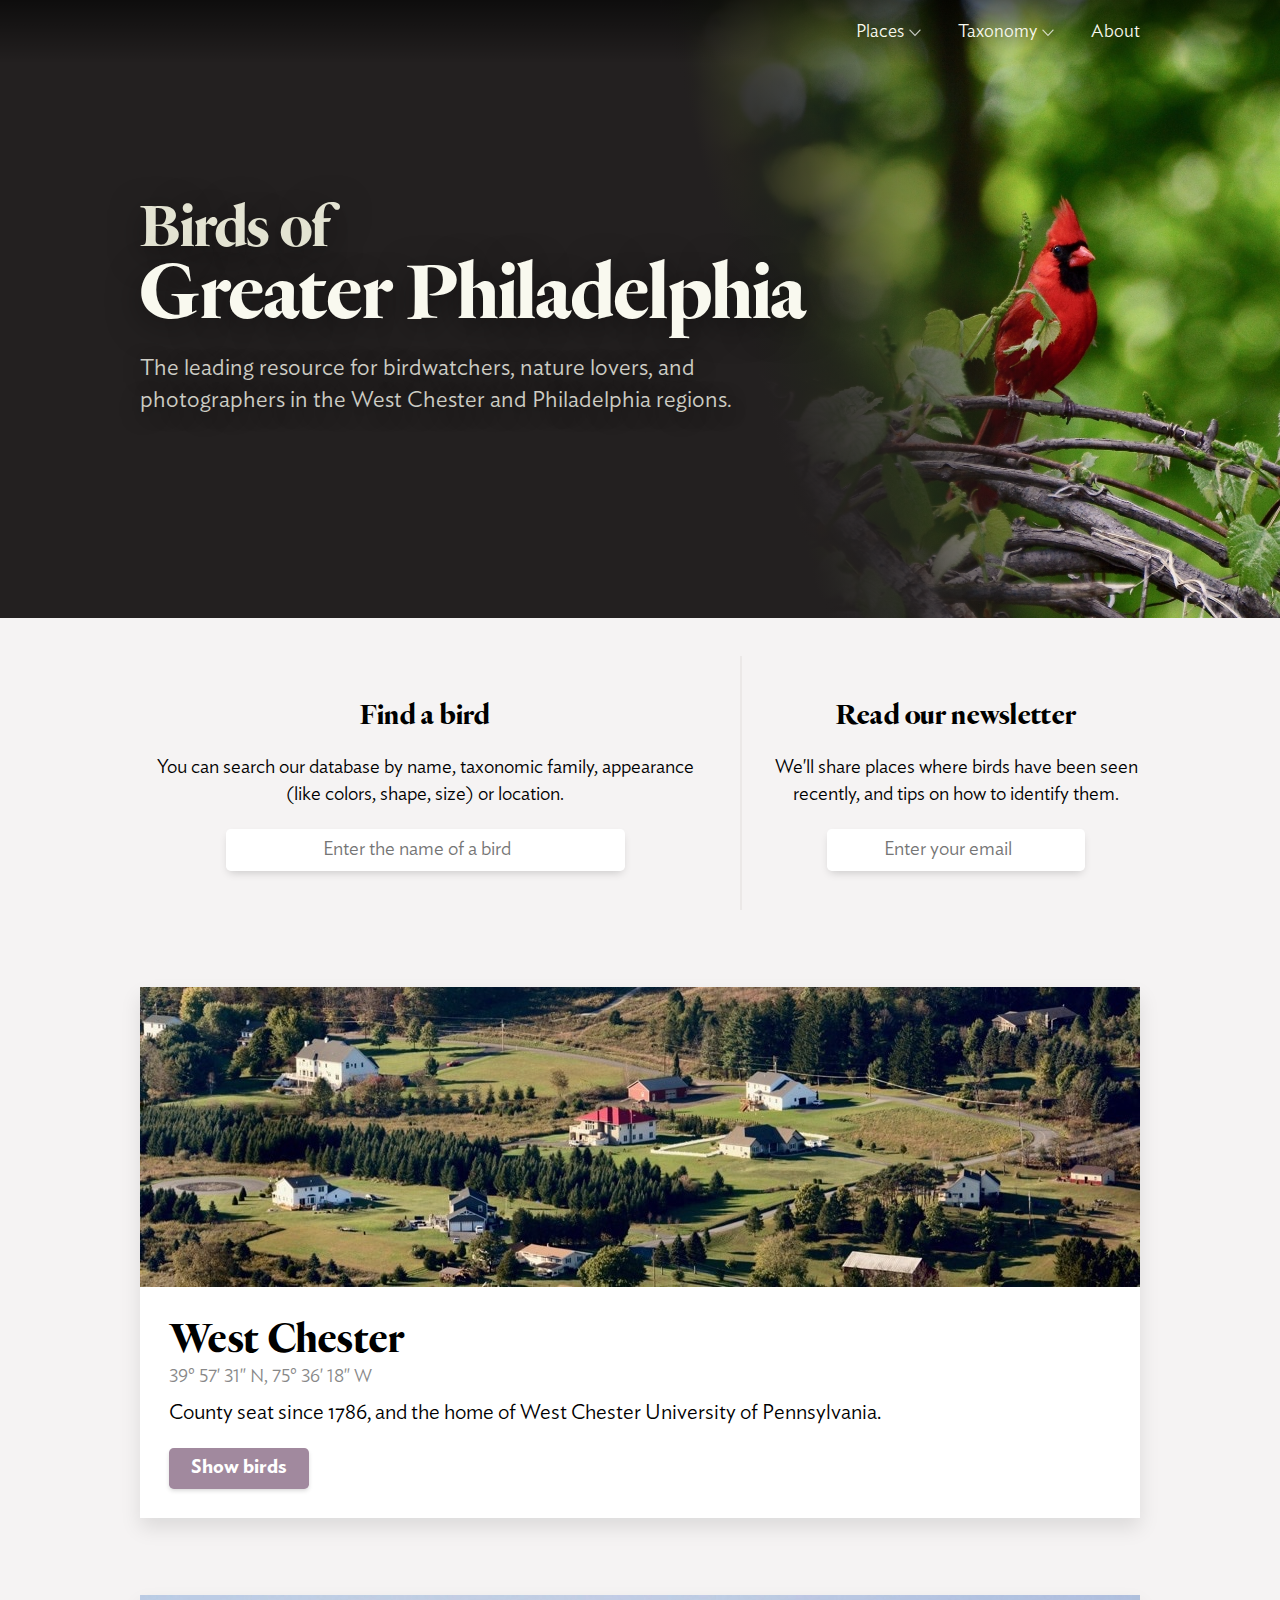
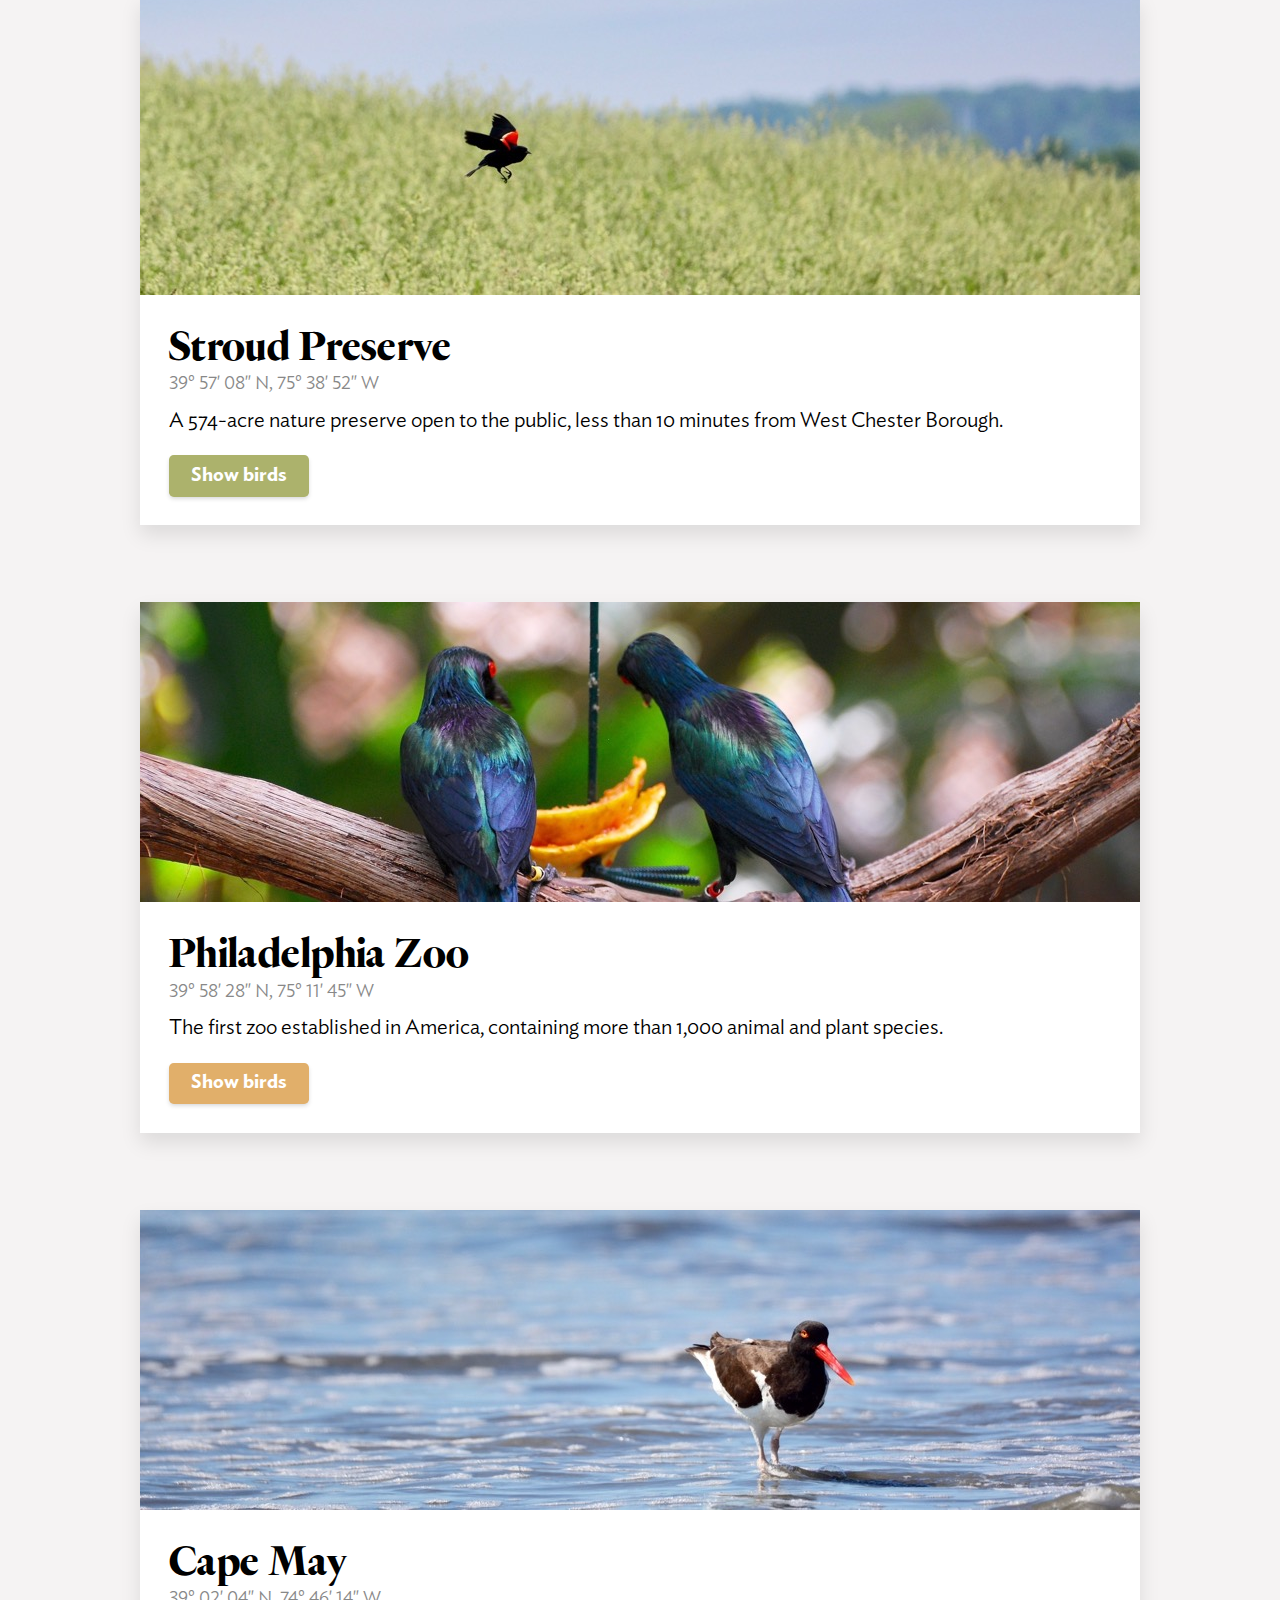
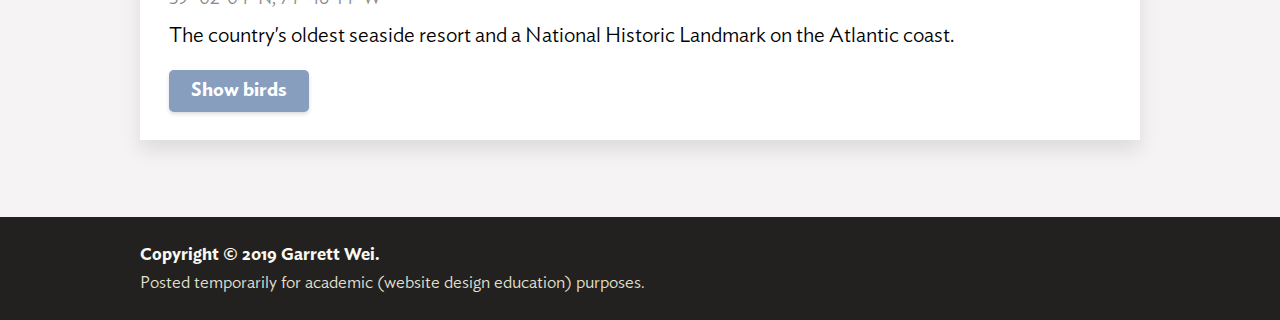
<file: index.html>
<!DOCTYPE html>
<html lang="en" dir="ltr">

<head>
    <meta charset="utf-8">
    <meta http-equiv="X-UA-Compatible" content="IE=edge">
    <meta name="viewport" content="width=device-width, initial-scale=1">
    <title>Birds of Greater Philadelphia</title>
    <link rel="stylesheet" href="styles/normalizeR.css">
    <link rel="stylesheet" href="styles/homepage.css">
</head>

<body>
    <nav>
        <div class="width-container">
            <ul class="nav-links">
                <li><a href="#0">Places<img class="nav-arrow" src="images/dropdown-arrow.png" srcset="images/dropdown-arrow@2x.png 2x" width="13" height="8" alt=""></a>
                    <ul class="nav-sublinks">
                        <li><a href="#west-chester">West Chester</a></li>
                        <li><a href="#stroud-preserve">Stroud Preserve</a></li>
                        <li><a href="#philadelphia-zoo">Philadelphia Zoo</a></li>
                        <li><a href="#cape-may">Cape May</a></li>
                    </ul>
                </li>
                <li><a href="#0">Taxonomy<img class="nav-arrow" src="images/dropdown-arrow.png" srcset="images/dropdown-arrow@2x.png 2x" width="13" height="8" alt=""></a>
                    <ul class="nav-sublinks">
                        <li><a href="#0">Chickadees</a></li>
                        <li><a href="#0">Crows and Jays</a></li>
                        <li><a href="#0">Hawks and Falcons</a></li>
                        <li><a href="#0">Shorebirds</a></li>
                        <li><a href="#0">Swallows and Swifts</a></li>
                        <li><a href="#0">Wrens and Thrushes</a></li>
                    </ul>
                </li>
                <li><a href="#">About</a></li>
            </ul>
            <button class="nav-button">Menu</button>
        </div>
    </nav>
    <header>
        <div class="width-container">
            <h1>
                <span class="title-small">Birds of</span><br />
                <span class="title-large">Greater Philadelphia</span>
            </h1>
            <p>The leading resource for birdwatchers, nature lovers, and photographers in the West Chester and Philadelphia regions.</p>
        </div>
    </header>
    <main class="width-container clearfix">
        <section class="intro clearfix">
            <div class="bird-search">
                <h2>Find a bird</h2>
                <p>You can search our database by name, taxonomic family, appearance (like colors, shape, size) or location.</p>
                <input type="search" placeholder="Enter the name of a bird">
            </div>
            <div class="newsletter">
                <h2>Read our newsletter</h2>
                <p>We'll share places where birds have been seen recently, and tips on how to identify them.</p>
                <input type="search" placeholder="Enter your email">
            </div>
        </section>
        <section class="place" id="west-chester">
            <img class="place-image" src="images/west-chester.jpg" srcset="images/west-chester@2x.jpg 2x" alt="A view of the West Chester countryside">
            <h2>West Chester</h2>
            <p class="coordinates"><a href="https://goo.gl/maps/bNjWmELgCeQ2uqHR8/" target="_blank">39° 57' 31" N, 75° 36' 18" W</a></p>
            <p>County seat since 1786, and the home of West Chester University of Pennsylvania.</p>
            <button class="west-chester-birds" onclick="toggleBirds()">Show birds</button>
            <ul class="bird-section section-closed west-chester-birds">
                <li class="bird">
                    <a href="subpages/american_robin_(shell).html">
                        <img class="bird-image" src="images/thumbs/American_robin.jpg" srcset="images/thumbs/American_robin@2x.jpg 2x" alt="">
                        <p class="bird-name">American robin</p>
                    </a>
                </li>
                <li class="bird">
                    <a href="subpages/black_capped_chickadee.html">
                        <img class="bird-image" src="images/thumbs/Black-capped_chickadee.jpg" srcset="images/thumbs/Black-capped_chickadee@2x.jpg 2x" alt="">
                        <p class="bird-name">Black-capped chickadee</p>
                    </a>
                </li>
                <li class="bird">
                    <a href="#0">
                        <img class="bird-image" src="images/thumbs/Northern_cardinal.jpg" srcset="images/thumbs/Northern_cardinal@2x.jpg 2x" alt="">
                        <p class="bird-name">Northern cardinal</p>
                    </a>
                </li>
                <li class="bird">
                    <a href="#0">
                        <img class="bird-image" src="images/thumbs/Pileated_woodpecker.jpg" srcset="images/thumbs/Pileated_woodpecker@2x.jpg 2x" alt="">
                        <p class="bird-name">Pileated woodpecker</p>
                    </a>
                </li>
            </ul>
        </section>
        <section class="place" id="stroud-preserve">
            <img class="place-image" src="images/stroud-preserve.jpg" srcset="images/stroud-preserve@2x.jpg 2x" alt="A red-winged blackbird flying across a field at Stroud Preserve">
            <h2>Stroud Preserve</h2>
            <p class="coordinates"><a href="https://goo.gl/maps/a2gfgPLac7mVmUce6/" target="_blank">39° 57' 08" N, 75° 38' 52" W</a></p>
            <p>A 574-acre nature preserve open to the public, less than 10 minutes from West Chester Borough.</p>
            <button class="stroud-preserve-birds" onclick="toggleBirds()">Show birds</button>
            <ul class="bird-section section-closed stroud-preserve-birds">
                <li class="bird">
                    <a href="#0">
                        <img class="bird-image" src="images/thumbs/Cedar_waxwing.jpg" srcset="images/thumbs/Cedar_waxwing@2x.jpg 2x" alt="">
                        <p class="bird-name">Cedar waxwing</p>
                    </a>
                </li>
                <li class="bird">
                    <a href="#0">
                        <img class="bird-image" src="images/thumbs/Red-bellied_woodpecker.jpg" srcset="images/thumbs/Red-bellied_woodpecker@2x.jpg 2x" alt="">
                        <p class="bird-name">Red-bellied woodpecker</p>
                    </a>
                </li>
                <li class="bird">
                    <a href="#0">
                        <img class="bird-image" src="images/thumbs/Red-winged_blackbird.jpg" srcset="images/thumbs/Red-winged_blackbird@2x.jpg 2x" alt="">
                        <p class="bird-name">Red-winged blackbird</p>
                    </a>
                </li>
                <li class="bird">
                    <a href="#0">
                        <img class="bird-image" src="images/thumbs/Tree_swallow.jpg" srcset="images/thumbs/Tree_swallow@2x.jpg 2x" alt="">
                        <p class="bird-name">Tree swallow</p>
                    </a>
                </li>
            </ul>
        </section>
        <section class="place" id="philadelphia-zoo">
            <img class="place-image" src="images/philadelphia-zoo.jpg" srcset="images/philadelphia-zoo@2x.jpg 2x" alt="Two metallic starlings during feeding time at the Philadelphia Zoo">
            <h2>Philadelphia Zoo</h2>
            <p class="coordinates"><a href="https://goo.gl/maps/aLcS7LHhNsi3KtCt9/" target="_blank">39° 58' 28" N, 75° 11' 45" W</a></p>
            <p>The first zoo established in America, containing more than 1,000 animal and plant species.</p>
            <button class="philadelphia-zoo-birds" onclick="toggleBirds()">Show birds</button>
            <ul class="bird-section section-closed philadelphia-zoo-birds">
                <li class="bird">
                    <a href="#0">
                        <img class="bird-image" src="images/thumbs/Bald_eagle.jpg" srcset="images/thumbs/Bald_eagle@2x.jpg 2x" alt="">
                        <p class="bird-name">Bald eagle</p>
                    </a>
                </li>
                <li class="bird">
                    <a href="#0">
                        <img class="bird-image" src="images/thumbs/Golden_pheasant.jpg" srcset="images/thumbs/Golden_pheasant@2x.jpg 2x" alt="">
                        <p class="bird-name">Golden pheasant</p>
                    </a>
                </li>
                <li class="bird">
                    <a href="#0">
                        <img class="bird-image" src="images/thumbs/Lady_Amherst's_pheasant.jpg" srcset="images/thumbs/Lady_Amherst's_pheasant@2x.jpg 2x" alt="">
                        <p class="bird-name">Lady Amherst's pheasant</p>
                    </a>
                </li>
                <li class="bird">
                    <a href="#0">
                        <img class="bird-image" src="images/thumbs/Red-whiskered_bulbul.jpg" srcset="images/thumbs/Red-whiskered_bulbul@2x.jpg 2x" alt="">
                        <p class="bird-name">Red-whiskered bulbul</p>
                    </a>
                </li>
            </ul>
        </section>
        <section class="place" id="cape-may">
            <img class="place-image" src="images/cape-may.jpg" srcset="images/cape-may@2x.jpg 2x" alt="An American oystercatcher in the waves at Cape May">
            <h2>Cape May</h2>
            <p class="coordinates"><a href="https://goo.gl/maps/CJuSip1YzhUyEiry8/" target="_blank">39° 02' 04" N, 74° 46' 14" W</a></p>
            <p>The country's oldest seaside resort and a National Historic Landmark on the Atlantic coast.</p>
            <button class="cape-may-birds" onclick="toggleBirds()">Show birds</button>
            <ul class="bird-section section-closed cape-may-birds">
                <li class="bird">
                    <a href="subpages/american_oystercatcher.html">
                        <img class="bird-image" src="images/thumbs/American_oystercatcher.jpg" srcset="images/thumbs/American_oystercatcher@2x.jpg 2x" alt="">
                        <p class="bird-name">American oystercatcher</p>
                    </a>
                </li>
                <li class="bird">
                    <a href="#0">
                        <img class="bird-image" src="images/thumbs/Forster's_tern.jpg" srcset="images/thumbs/Forster's_tern@2x.jpg 2x" alt="">
                        <p class="bird-name">Forster's tern</p>
                    </a>
                </li>
                <li class="bird">
                    <a href="#0">
                        <img class="bird-image" src="images/thumbs/Great_egret.jpg" srcset="images/thumbs/Great_egret@2x.jpg 2x" alt="">
                        <p class="bird-name">Great egret</p>
                    </a>
                </li>
                <li class="bird">
                    <a href="subpages/mute_swan_(shell).html">
                        <img class="bird-image" src="images/thumbs/Mute_swan.jpg" srcset="images/thumbs/Mute_swan@2x.jpg 2x" alt="">
                        <p class="bird-name">Mute swan</p>
                    </a>
                </li>
            </ul>
        </section>
    </main>
    <footer>
        <div class="width-container">
            <div class="footer-copyright">Copyright &copy; 2019 Garrett Wei.</div>
            <div class="footer-note">Posted temporarily for academic (website design education) purposes.</div>
        </div>
    </footer>

    <!-- load script -->
    <script type="text/javascript" src="js/toggleBirds.js"></script>
</body>


</html>
</file>
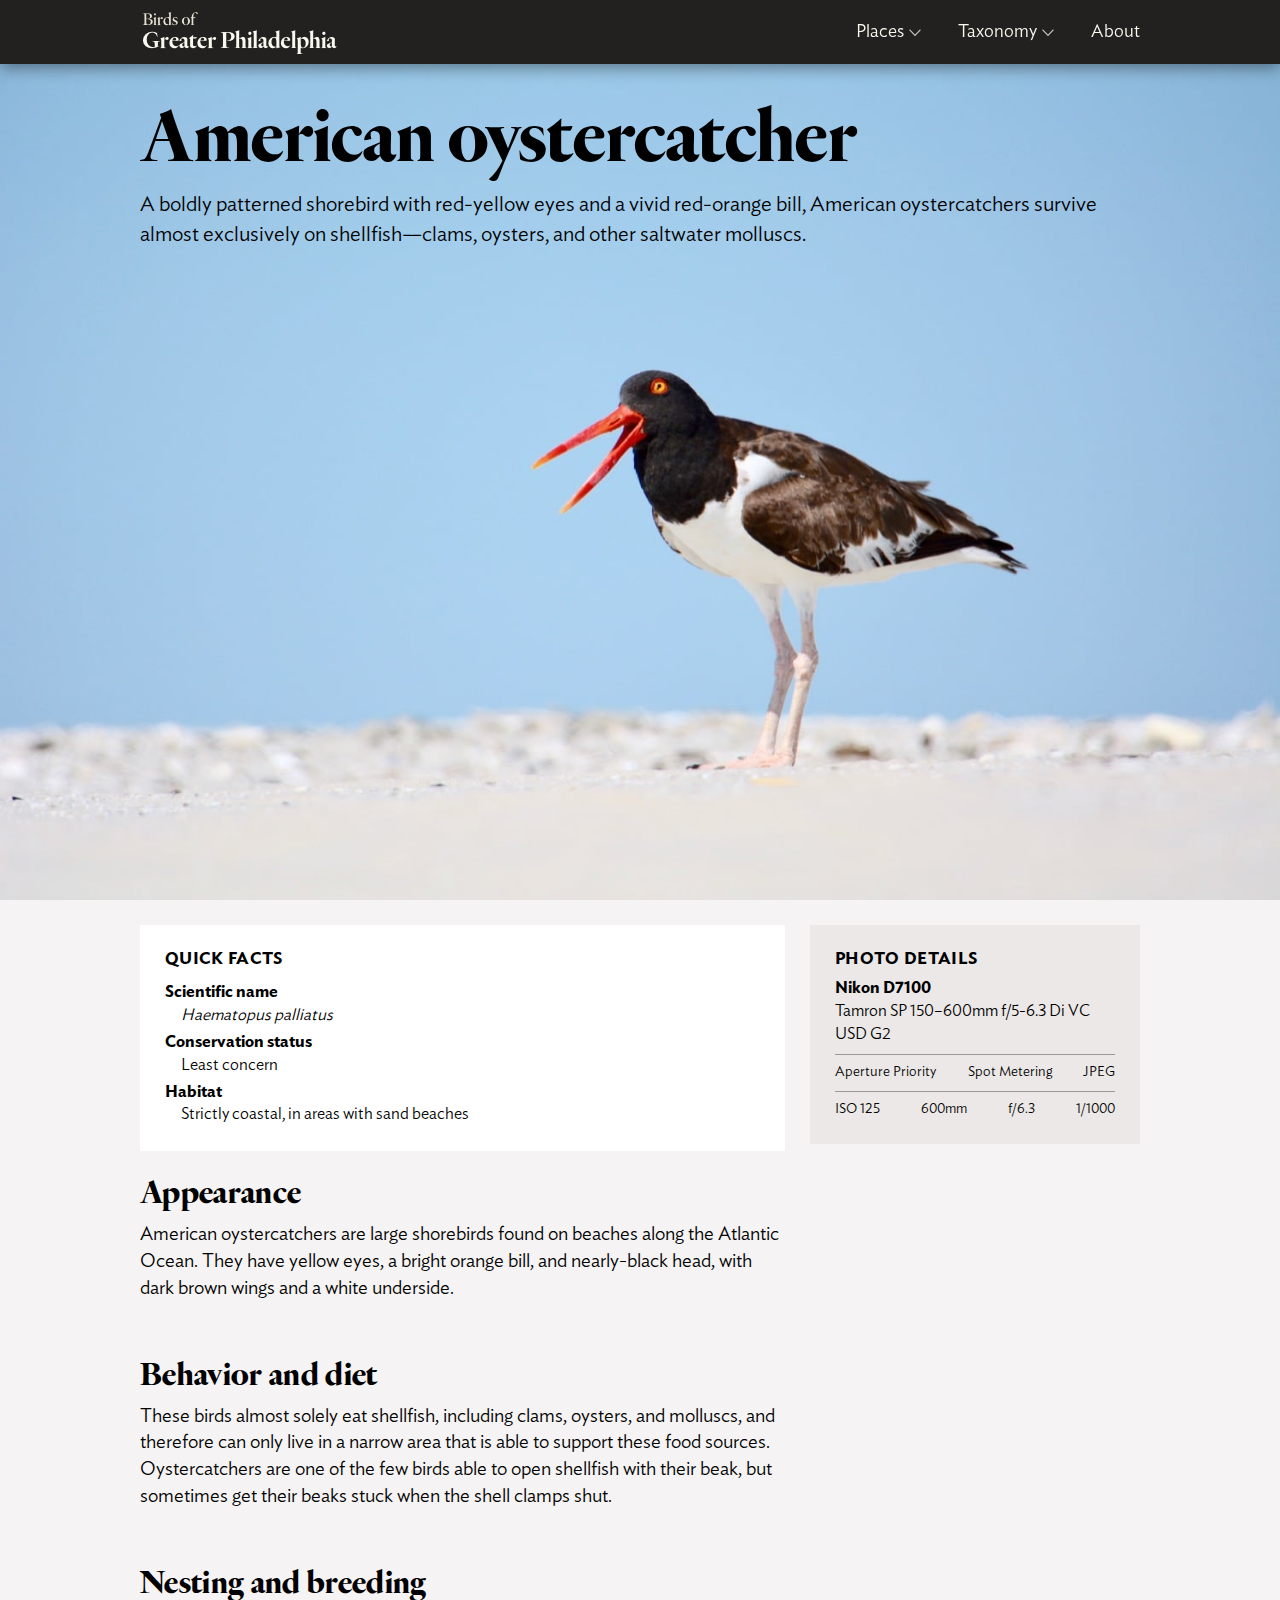
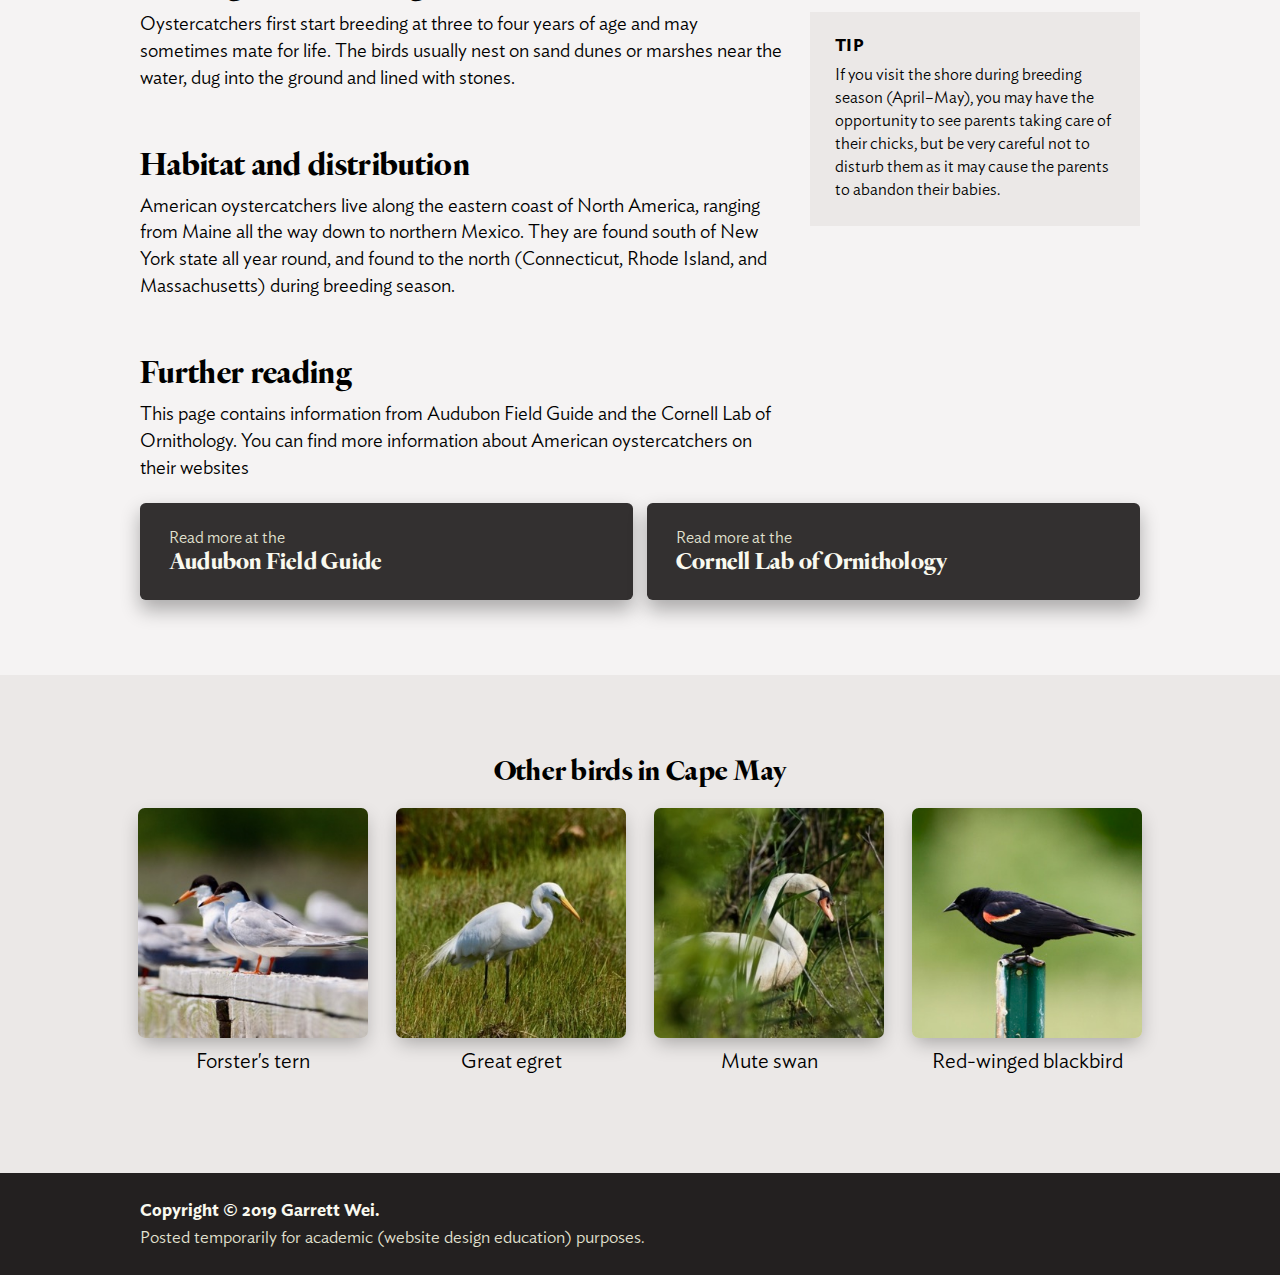
<file: subpages/american_oystercatcher.html>
<!DOCTYPE html>
<html lang="en" dir="ltr">

<head>
    <meta charset="utf-8">
    <meta http-equiv="X-UA-Compatible" content="IE=edge">
    <meta name="viewport" content="width=device-width, initial-scale=1">
    <title>American oystercatcher – Birds of Greater Philadelphia</title>
    <link rel="stylesheet" href="../styles/normalizeR.css">
    <link rel="stylesheet" href="../styles/subpage.css">
</head>

<body>
    <nav>
        <div class="width-container">
            <a class="nav-logo" href="../index.html">
                <img src="../images/logo.png" srcset="../images/logo@2x.png 2x" width="200" height="50" alt="Home page">
            </a>
            <ul class="nav-links">
                <li><a href="#0">Places<img class="nav-arrow" src="../images/dropdown-arrow.png" srcset="../images/dropdown-arrow@2x.png 2x" width="13" height="8" alt=""></a>
                    <ul class="nav-sublinks">
                        <li><a href="../index.html#west-chester">West Chester</a></li>
                        <li><a href="../index.html#stroud-preserve">Stroud Preserve</a></li>
                        <li><a href="../index.html#philadelphia-zoo">Philadelphia Zoo</a></li>
                        <li><a href="../index.html#cape-may">Cape May</a></li>
                    </ul>
                </li>
                <li><a href="#0">Taxonomy<img class="nav-arrow" src="../images/dropdown-arrow.png" srcset="../images/dropdown-arrow@2x.png 2x" width="13" height="8" alt=""></a>
                    <ul class="nav-sublinks">
                        <li><a href="#0">Chickadees</a></li>
                        <li><a href="#0">Crows and Jays</a></li>
                        <li><a href="#0">Hawks and Falcons</a></li>
                        <li><a href="#0">Shorebirds</a></li>
                        <li><a href="#0">Swallows and Swifts</a></li>
                        <li><a href="#0">Wrens and Thrushes</a></li>
                    </ul>
                </li>
                <li><a href="#">About</a></li>
            </ul>
            <button class="nav-button">Menu</button>
        </div>
    </nav>
    <main>
        <header>
            <img class="hero-image" src="../images/full/American_oystercatcher.jpg" srcset="../images/full/American_oystercatcher@2x.jpg 2x" alt="American oystercatcher at the shore in Cape May, New Jersey">
            <div class="hero-text width-container">
                <h1 class="hero-name">American oystercatcher</h1>
                <p class="hero-description">A boldly patterned shorebird with red-yellow eyes and a vivid red-orange bill, American oystercatchers survive almost exclusively on shellfish—clams, oysters, and other saltwater molluscs.</p>
            </div>
        </header>
        <article class="width-container">
            <div class="quick-facts left-column">
                <h3>Quick facts</h3>
                <dl>
                    <dt>Scientific name</dt>
                    <dd><i>Haematopus palliatus</i></dd>
                    <dt>Conservation status</dt>
                    <dd>Least concern</dd>
                    <dt>Habitat</dt>
                    <dd>Strictly coastal, in areas with sand beaches</dd>
                </dl>
            </div>
            <aside class="right-column" style="font-variant-numeric: lining-nums">
                <h3>Photo details</h3>
                <p style="font-weight: bold">Nikon D7100</p>
                <p>Tamron SP 150–600mm f/5-6.3 Di VC USD G2</p>
                <hr>
                <p class="exif">
                    <span>Aperture Priority</span>
                    <span>Spot Metering</span>
                    <span>JPEG</span>
                </p>
                <hr>
                <p class="exif">
                    <span>ISO 125</span>
                    <span>600mm</span>
                    <span>f/6.3</span>
                    <span>1/1000</span>
                </p>
            </aside>
            <h2 class="left-column" style="clear: left">Appearance</h2>
            <p class="left-column">American oystercatchers are large shorebirds found on beaches along the Atlantic Ocean. They have yellow eyes, a bright orange bill, and nearly-black head, with dark brown wings and a white underside.</p>
            <h2 class="left-column">Behavior and diet</h2>
            <p class="left-column">These birds almost solely eat shellfish, including clams, oysters, and molluscs, and therefore can only live in a narrow area that is able to support these food sources. Oystercatchers are one of the few birds able to open shellfish with their beak, but sometimes get their beaks stuck when the shell clamps shut.</p>
            <h2 class="left-column">Nesting and breeding</h2>
            <aside class="right-column">
                <h3>Tip</h3>
                <p>If you visit the shore during breeding season (April–May), you may have the opportunity to see parents taking care of their chicks, but be very careful not to disturb them as it may cause the parents to abandon their babies.</p>
            </aside>
            <p class="left-column">Oystercatchers first start breeding at three to four years of age and may sometimes mate for life. The birds usually nest on sand dunes or marshes near the water, dug into the ground and lined with stones.</p>
            <h2 class="left-column">Habitat and distribution</h2>
            <p class="left-column">American oystercatchers live along the eastern coast of North America, ranging from Maine all the way down to northern Mexico. They are found south of New York state all year round, and found to the north (Connecticut, Rhode Island, and Massachusetts) during breeding season.</p>
            <h2 class="left-column">Further reading</h2>
            <p class="left-column">This page contains information from Audubon Field Guide and the Cornell Lab of Ornithology. You can find more information about American oystercatchers on their websites</p>
            <div class="further-reading">
                <a class="site" href="https://www.audubon.org/field-guide/bird/american-oystercatcher" target="_blank">
                    <div class="read-more">Read more at the</div>
                    <h3>Audubon Field Guide</h3>
                </a>
                <a class="site" href="https://www.allaboutbirds.org/guide/American_Oystercatcher" target="_blank">
                    <div class="read-more">Read more at the</div>
                    <h3>Cornell Lab of Ornithology</h3>
                </a>
            </div>
        </article>
        <section class="related-birds">
            <h2>Other birds in Cape May</h2>
            <ul class="related-row">
                <li class="related-bird">
                    <a href="#0">
                        <img class="related-image" src="../images/thumbs/Forster's_tern.jpg" srcset="../images/thumbs/Forster's_tern@2x.jpg 2x" alt="">
                        <p class="related-name">Forster's tern</p>
                    </a>
                </li>
                <li class="related-bird">
                    <a href="#0">
                        <img class="related-image" src="../images/thumbs/Great_egret.jpg" srcset="../images/thumbs/Great_egret@2x.jpg 2x" alt="">
                        <p class="related-name">Great egret</p>
                    </a>
                </li>
                <li class="row-break"></li>
                <li class="related-bird">
                    <a href="#0">
                        <img class="related-image" src="../images/thumbs/Mute_swan.jpg" srcset="../images/thumbs/Mute_swan@2x.jpg 2x" alt="">
                        <p class="related-name">Mute swan</p>
                    </a>
                </li>
                <li class="related-bird">
                    <a href="#0">
                        <img class="related-image" src="../images/thumbs/Red-winged_blackbird.jpg" srcset="../images/thumbs/Red-winged_blackbird@2x.jpg 2x" alt="">
                        <p class="related-name">Red-winged blackbird</p>
                    </a>
                </li>
            </ul>
        </section>
    </main>
    <footer>
        <div class="width-container">
            <div class="footer-copyright">Copyright &copy; 2019 Garrett Wei.</div>
            <div class="footer-note">Posted temporarily for academic (website design education) purposes.</div>
        </div>
    </footer>
</body>

</html>
</file>
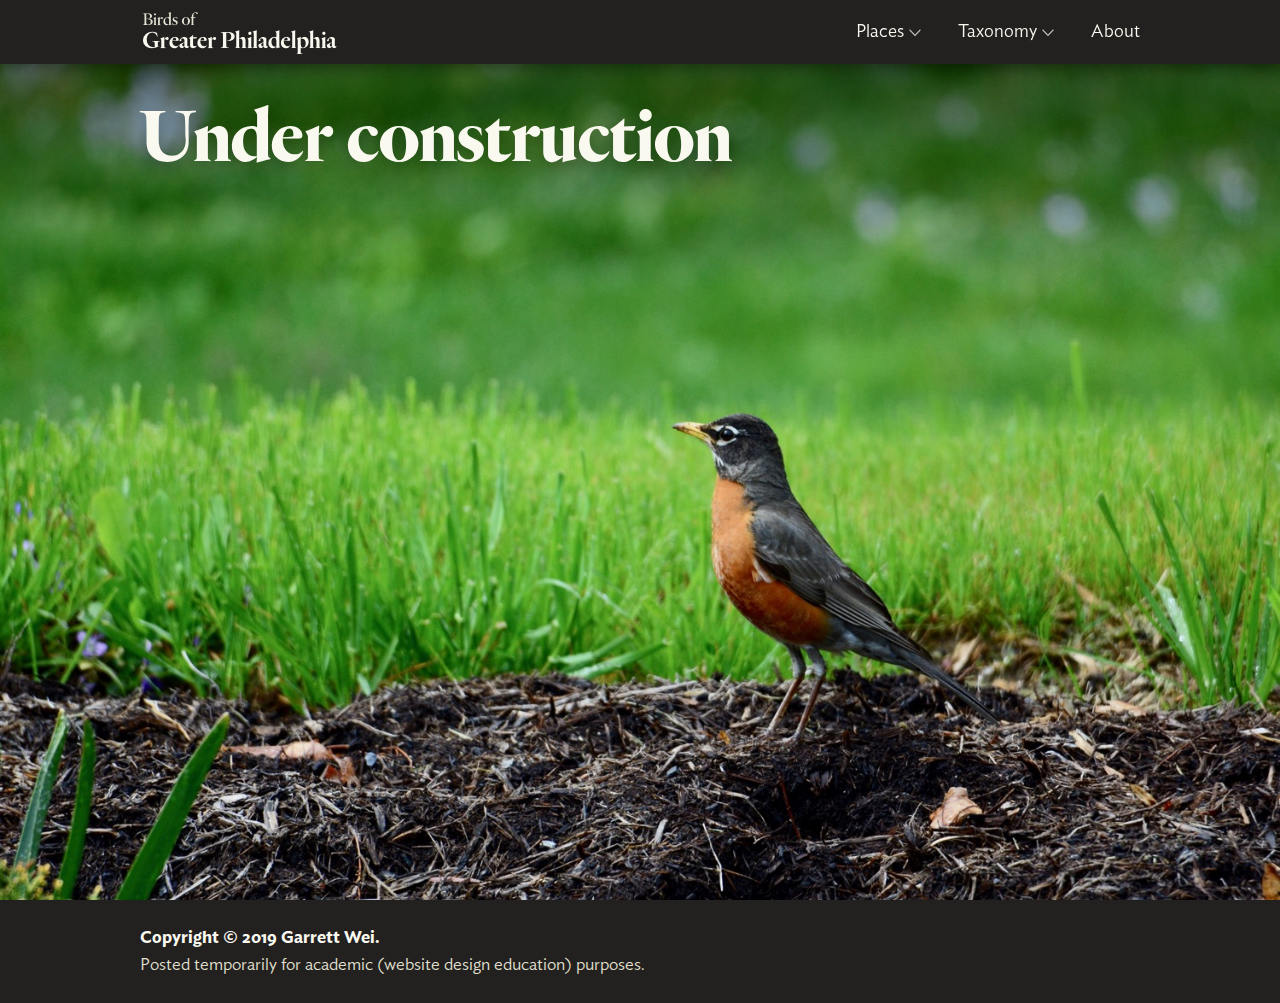
<file: subpages/american_robin_(shell).html>
<!DOCTYPE html>
<html lang="en" dir="ltr">

<head>
    <meta charset="utf-8">
    <meta http-equiv="X-UA-Compatible" content="IE=edge">
    <meta name="viewport" content="width=device-width, initial-scale=1">
    <title>American robin – Birds of Greater Philadelphia</title>
    <link rel="stylesheet" href="../styles/normalizeR.css">
    <link rel="stylesheet" href="../styles/subpage.css">
</head>

<body>
    <nav>
        <div class="width-container">
            <a class="nav-logo" href="../index.html">
                <img src="../images/logo.png" srcset="../images/logo@2x.png 2x" width="200" height="50" alt="Home page">
            </a>
            <ul class="nav-links">
                <li><a href="#0">Places<img class="nav-arrow" src="../images/dropdown-arrow.png" srcset="../images/dropdown-arrow@2x.png 2x" width="13" height="8" alt=""></a>
                    <ul class="nav-sublinks">
                        <li><a href="../index.html#west-chester">West Chester</a></li>
                        <li><a href="../index.html#stroud-preserve">Stroud Preserve</a></li>
                        <li><a href="../index.html#philadelphia-zoo">Philadelphia Zoo</a></li>
                        <li><a href="../index.html#cape-may">Cape May</a></li>
                    </ul>
                </li>
                <li><a href="#0">Taxonomy<img class="nav-arrow" src="../images/dropdown-arrow.png" srcset="../images/dropdown-arrow@2x.png 2x" width="13" height="8" alt=""></a>
                    <ul class="nav-sublinks">
                        <li><a href="#0">Chickadees</a></li>
                        <li><a href="#0">Crows and Jays</a></li>
                        <li><a href="#0">Hawks and Falcons</a></li>
                        <li><a href="#0">Shorebirds</a></li>
                        <li><a href="#0">Swallows and Swifts</a></li>
                        <li><a href="#0">Wrens and Thrushes</a></li>
                    </ul>
                </li>
                <li><a href="#">About</a></li>
            </ul>
            <button class="nav-button">Menu</button>
        </div>
    </nav>
    <main>
        <header class="light-text">
            <img class="hero-image" src="../images/full/American_robin.jpg" srcset="../images/full/American_robin@2x.jpg 2x" alt="American robin in the grass in West Chester">
            <div class="hero-text width-container">
                <h1 class="hero-name">Under construction</h1>
            </div>
        </header>
    </main>
    <footer>
        <div class="width-container">
            <div class="footer-copyright">Copyright &copy; 2019 Garrett Wei.</div>
            <div class="footer-note">Posted temporarily for academic (website design education) purposes.</div>
        </div>
    </footer>
</body>

</html>
</file>
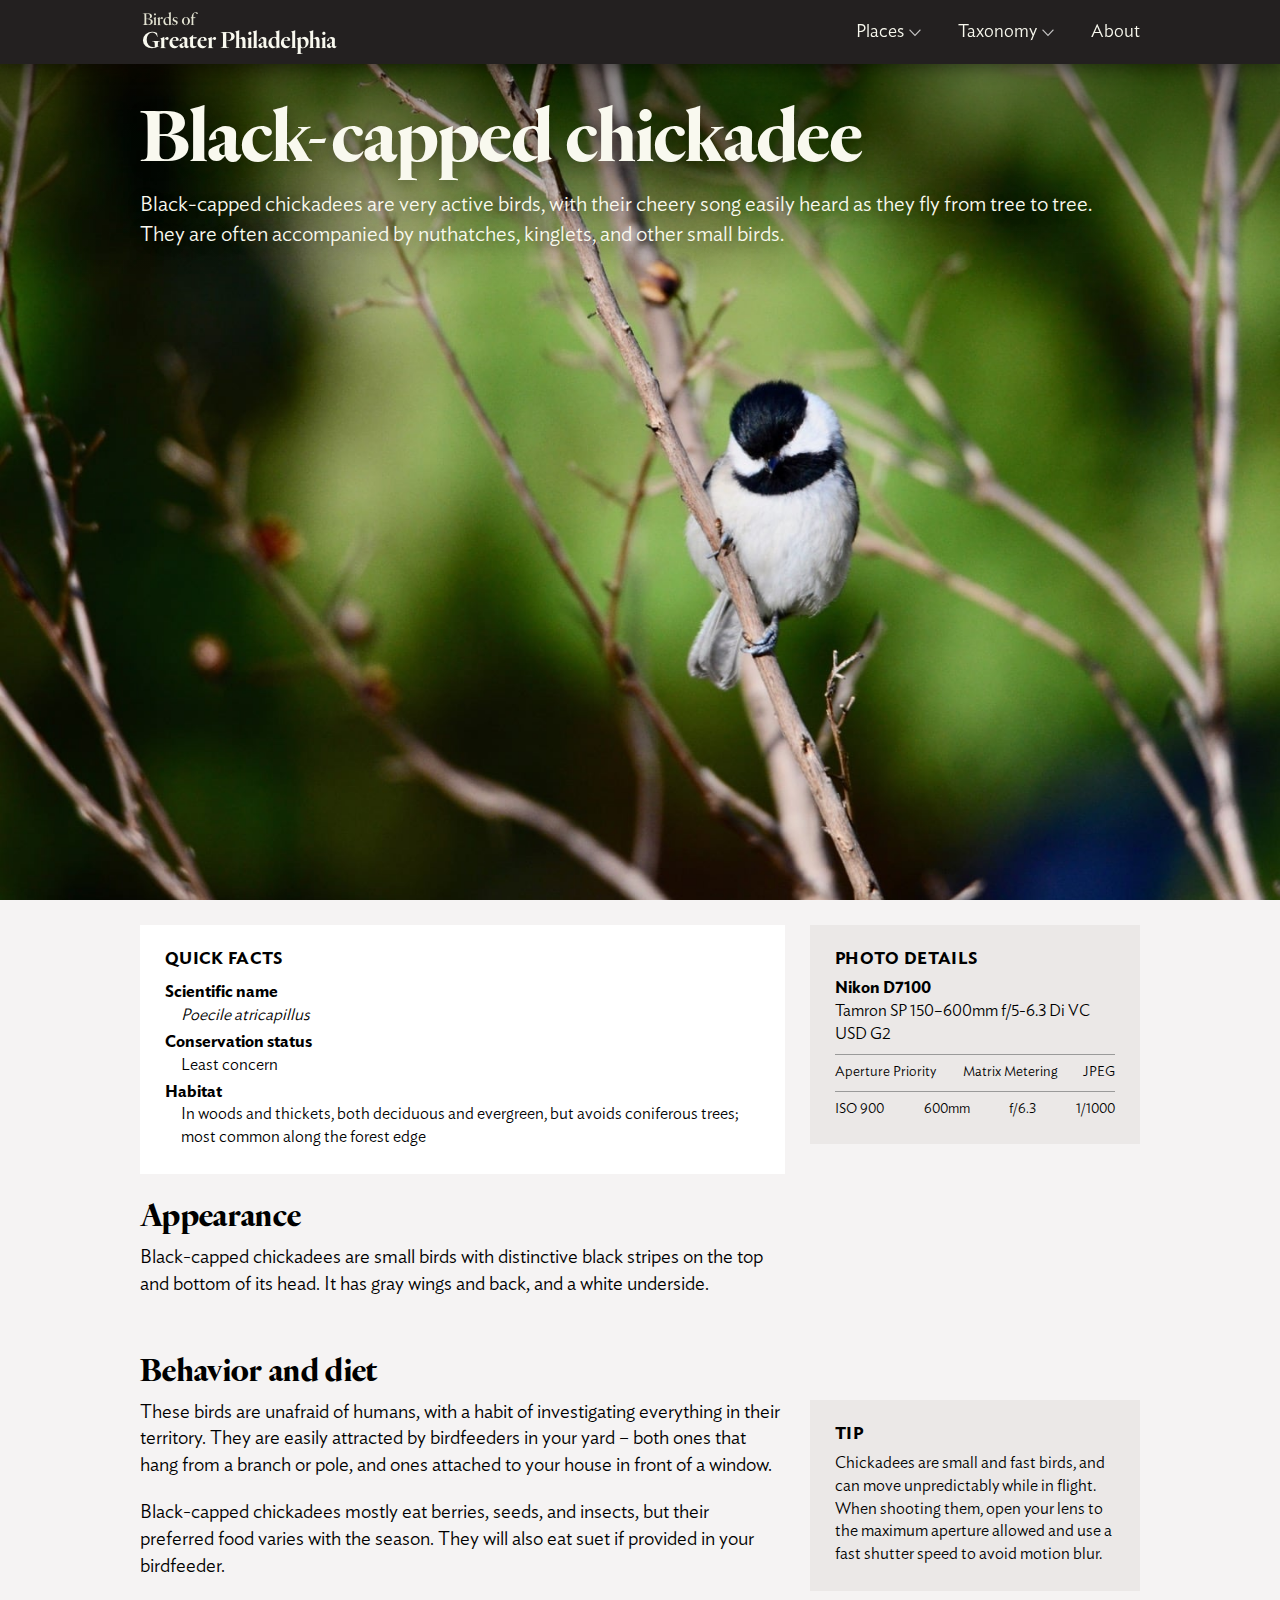
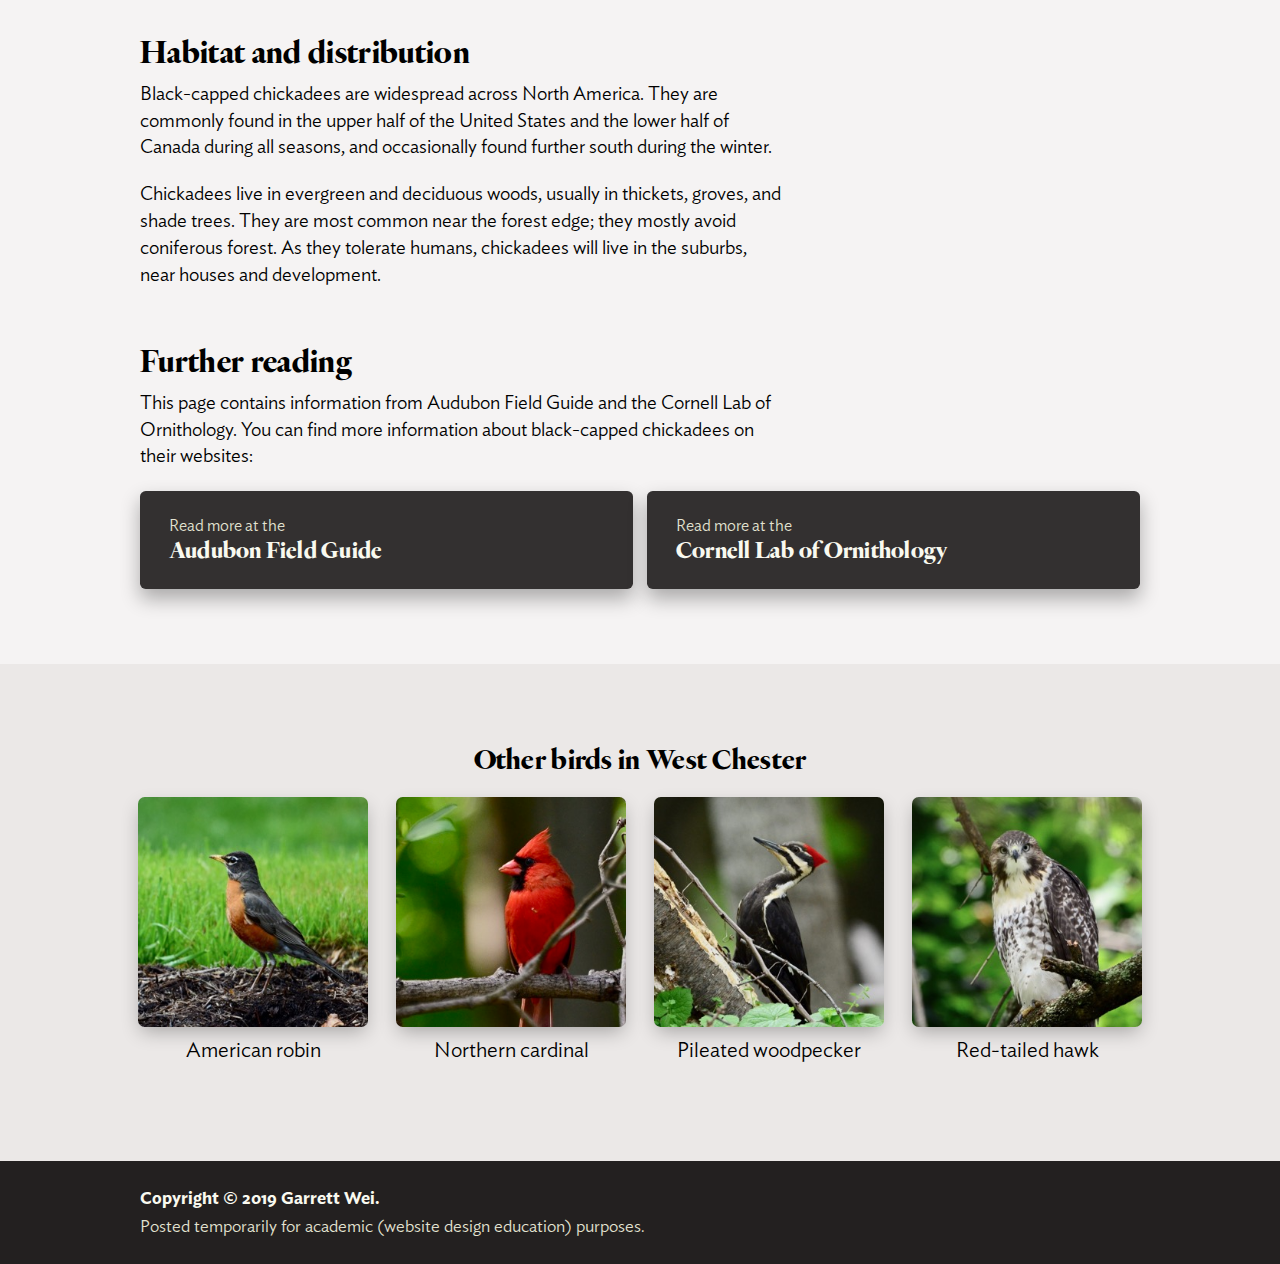
<file: subpages/black_capped_chickadee.html>
<!DOCTYPE html>
<html lang="en" dir="ltr">

<head>
    <meta charset="utf-8">
    <meta http-equiv="X-UA-Compatible" content="IE=edge">
    <meta name="viewport" content="width=device-width, initial-scale=1">
    <title>Black-capped chickadee – Birds of Greater Philadelphia</title>
    <link rel="stylesheet" href="../styles/normalizeR.css">
    <link rel="stylesheet" href="../styles/subpage.css">
</head>

<body>
    <nav>
        <div class="width-container">
            <a class="nav-logo" href="../index.html">
                <img src="../images/logo.png" srcset="../images/logo@2x.png 2x" width="200" height="50" alt="Home page">
            </a>
            <ul class="nav-links">
                <li><a href="#0">Places<img class="nav-arrow" src="../images/dropdown-arrow.png" srcset="../images/dropdown-arrow@2x.png 2x" width="13" height="8" alt=""></a>
                    <ul class="nav-sublinks">
                        <li><a href="../index.html#west-chester">West Chester</a></li>
                        <li><a href="../index.html#stroud-preserve">Stroud Preserve</a></li>
                        <li><a href="../index.html#philadelphia-zoo">Philadelphia Zoo</a></li>
                        <li><a href="../index.html#cape-may">Cape May</a></li>
                    </ul>
                </li>
                <li><a href="#0">Taxonomy<img class="nav-arrow" src="../images/dropdown-arrow.png" srcset="../images/dropdown-arrow@2x.png 2x" width="13" height="8" alt=""></a>
                    <ul class="nav-sublinks">
                        <li><a href="#0">Chickadees</a></li>
                        <li><a href="#0">Crows and Jays</a></li>
                        <li><a href="#0">Hawks and Falcons</a></li>
                        <li><a href="#0">Shorebirds</a></li>
                        <li><a href="#0">Swallows and Swifts</a></li>
                        <li><a href="#0">Wrens and Thrushes</a></li>
                    </ul>
                </li>
                <li><a href="#">About</a></li>
            </ul>
            <button class="nav-button">Menu</button>
        </div>
    </nav>
    <main>
        <header class="light-text">
            <img class="hero-image" src="../images/full/Black-capped_chickadee.jpg" srcset="../images/full/Black-capped_chickadee@2x.jpg 2x" alt="Black-capped chickadee clinging to a tree branch">
            <div class="hero-text width-container">
                <h1 class="hero-name">Black-capped chickadee</h1>
                <p class="hero-description">Black-capped chickadees are very active birds, with their cheery song easily heard as they fly from tree to tree. They are often accompanied by nuthatches, kinglets, and other small birds.</p>
            </div>
        </header>
        <article class="width-container">
            <div class="quick-facts left-column">
                <h3>Quick facts</h3>
                <dl>
                    <dt>Scientific name</dt>
                    <dd><i>Poecile atricapillus</i></dd>
                    <dt>Conservation status</dt>
                    <dd>Least concern</dd>
                    <dt>Habitat</dt>
                    <dd>In woods and thickets, both deciduous and evergreen, but avoids coniferous trees; most common along the forest edge</dd>
                </dl>
            </div>
            <aside class="right-column" style="font-variant-numeric: lining-nums">
                <h3>Photo details</h3>
                <p style="font-weight: bold">Nikon D7100</p>
                <p>Tamron SP 150–600mm f/5-6.3 Di VC USD G2</p>
                <hr>
                <p class="exif">
                    <span>Aperture Priority</span>
                    <span>Matrix Metering</span>
                    <span>JPEG</span>
                </p>
                <hr>
                <p class="exif">
                    <span>ISO 900</span>
                    <span>600mm</span>
                    <span>f/6.3</span>
                    <span>1/1000</span>
                </p>
            </aside>
            <h2 class="left-column" style="clear: left">Appearance</h2>
            <p class="left-column">Black-capped chickadees are small birds with distinctive black stripes on the top and bottom of its head. It has gray wings and back, and a white underside.</p>
			<h2 class="left-column">Behavior and diet</h2>
			<aside class="right-column">
                <h3>Tip</h3>
                <p>Chickadees are small and fast birds, and can move unpredictably while in flight. When shooting them, open your lens to the maximum aperture allowed and use a fast shutter speed to avoid motion blur.</p>
            </aside>
            <p class="left-column">These birds are unafraid of humans, with a habit of investigating everything in their territory. They are easily attracted by birdfeeders in your yard – both ones that hang from a branch or pole, and ones attached to your house in front of a window.</p>
			<p class="left-column">Black-capped chickadees mostly eat berries, seeds, and insects, but their preferred food varies with the season. They will also eat suet if provided in your birdfeeder.</p>
            <h2 class="left-column">Habitat and distribution</h2>
            <p class="left-column">Black-capped chickadees are widespread across North America. They are commonly found in the upper half of the United States and the lower half of Canada during all seasons, and occasionally found further south during the winter.</p>
            <p class="left-column">Chickadees live in evergreen and deciduous woods, usually in thickets, groves, and shade trees. They are most common near the forest edge; they mostly avoid coniferous forest. As they tolerate humans, chickadees will live in the suburbs, near houses and development.</p>
            <h2 class="left-column">Further reading</h2>
            <p class="left-column">This page contains information from Audubon Field Guide and the Cornell Lab of Ornithology. You can find more information about black-capped chickadees on their websites:</p>
            <div class="further-reading">
                <a class="site" href="https://www.audubon.org/field-guide/bird/black-capped-chickadee" target="_blank">
                    <div class="read-more">Read more at the</div>
                    <h3>Audubon Field Guide</h3>
                </a>
                <a class="site" href="https://www.allaboutbirds.org/guide/Black-capped_Chickadee" target="_blank">
                    <div class="read-more">Read more at the</div>
                    <h3>Cornell Lab of Ornithology</h3>
                </a>
            </div>
        </article>
        <section class="related-birds">
            <h2>Other birds in West Chester</h2>
            <ul class="related-row">
                <li class="related-bird">
                    <a href="#0">
                        <img class="related-image" src="../images/thumbs/American_robin.jpg" srcset="../images/thumbs/American_robin@2x.jpg 2x" alt="">
                        <p class="related-name">American robin</p>
                    </a>
                </li>
                <li class="related-bird">
                    <a href="#0">
                        <img class="related-image" src="../images/thumbs/Northern_cardinal.jpg" srcset="../images/thumbs/Northern_cardinal@2x.jpg 2x" alt="">
                        <p class="related-name">Northern cardinal</p>
                    </a>
                </li>
                <li class="row-break"></li>
                <li class="related-bird">
                    <a href="#0">
                        <img class="related-image" src="../images/thumbs/Pileated_woodpecker.jpg" srcset="../images/thumbs/Pileated_woodpecker@2x.jpg 2x" alt="">
                        <p class="related-name">Pileated woodpecker</p>
                    </a>
                </li>
                <li class="related-bird">
                    <a href="#0">
                        <img class="related-image" src="../images/thumbs/Red-tailed_hawk.jpg" srcset="../images/thumbs/Red-tailed_hawk@2x.jpg 2x" alt="">
                        <p class="related-name">Red-tailed hawk</p>
                    </a>
                </li>
            </ul>
        </section>
    </main>
    <footer>
        <div class="width-container">
            <div class="footer-copyright">Copyright &copy; 2019 Garrett Wei.</div>
            <div class="footer-note">Posted temporarily for academic (website design education) purposes.</div>
        </div>
    </footer>
</body>

</html>
</file>
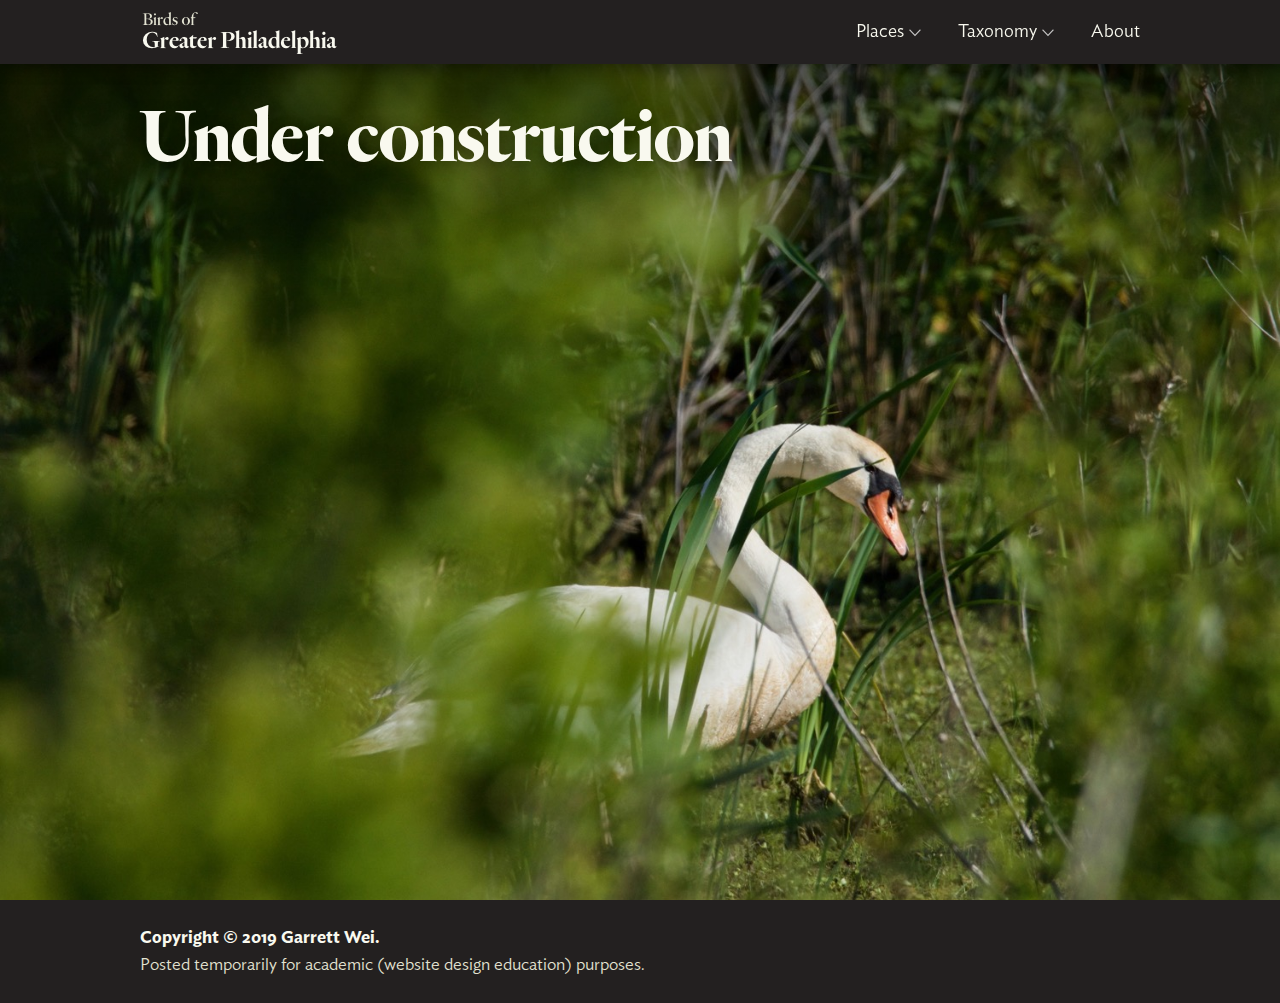
<file: subpages/mute_swan_(shell).html>
<!DOCTYPE html>
<html lang="en" dir="ltr">

<head>
    <meta charset="utf-8">
    <meta http-equiv="X-UA-Compatible" content="IE=edge">
    <meta name="viewport" content="width=device-width, initial-scale=1">
    <title>Mute swan – Birds of Greater Philadelphia</title>
    <link rel="stylesheet" href="../styles/normalizeR.css">
    <link rel="stylesheet" href="../styles/subpage.css">
</head>

<body>
    <nav>
        <div class="width-container">
            <a class="nav-logo" href="../index.html">
                <img src="../images/logo.png" srcset="../images/logo@2x.png 2x" width="200" height="50" alt="Home page">
            </a>
            <ul class="nav-links">
                <li><a href="#0">Places<img class="nav-arrow" src="../images/dropdown-arrow.png" srcset="../images/dropdown-arrow@2x.png 2x" width="13" height="8" alt=""></a>
                    <ul class="nav-sublinks">
                        <li><a href="../index.html#west-chester">West Chester</a></li>
                        <li><a href="../index.html#stroud-preserve">Stroud Preserve</a></li>
                        <li><a href="../index.html#philadelphia-zoo">Philadelphia Zoo</a></li>
                        <li><a href="../index.html#cape-may">Cape May</a></li>
                    </ul>
                </li>
                <li><a href="#0">Taxonomy<img class="nav-arrow" src="../images/dropdown-arrow.png" srcset="../images/dropdown-arrow@2x.png 2x" width="13" height="8" alt=""></a>
                    <ul class="nav-sublinks">
                        <li><a href="#0">Chickadees</a></li>
                        <li><a href="#0">Crows and Jays</a></li>
                        <li><a href="#0">Hawks and Falcons</a></li>
                        <li><a href="#0">Shorebirds</a></li>
                        <li><a href="#0">Swallows and Swifts</a></li>
                        <li><a href="#0">Wrens and Thrushes</a></li>
                    </ul>
                </li>
                <li><a href="#">About</a></li>
            </ul>
            <button class="nav-button">Menu</button>
        </div>
    </nav>
    <main>
        <header class="light-text">
            <img class="hero-image" src="../images/full/Mute_swan.jpg" srcset="../images/full/Mute_swan@2x.jpg 2x" alt="Mute swan in the grass at Cape May, New Jersey">
            <div class="hero-text width-container">
                <h1 class="hero-name">Under construction</h1>
            </div>
        </header>
    </main>
    <footer>
        <div class="width-container">
            <div class="footer-copyright">Copyright &copy; 2019 Garrett Wei.</div>
            <div class="footer-note">Posted temporarily for academic (website design education) purposes.</div>
        </div>
    </footer>
</body>

</html>
</file>
<file: styles/homepage.css>
/* =====================
          fonts
   ===================== */

@font-face {
    font-family: 'Ideal Sans';
    font-weight: normal;
    src: url('../fonts/IdealSans-Light.otf') format('opentype');
}

@font-face {
    font-family: 'Ideal Sans';
    font-weight: bold;
    src: url('../fonts/IdealSans-Semibold.otf') format('opentype');
}

@font-face {
    font-family: 'Heldane';
    font-weight: bold;
    src: url('../fonts/Heldane-Bold.otf') format('opentype');
}

/* ==================
         basics
   ================== */

body {
    font-family: 'Ideal Sans', 'Optima', 'Gill Sans', sans-serif;
    font-size: 1.2rem;
    line-height: 1.4;
    background: #f5f3f3;
}

h1,
h2,
h3 {
    font-family: 'Heldane', 'Palatino', 'Baskerville', serif;
    line-height: 1.1;
}

h2,
h3 {
    letter-spacing: 0.01em;
}

p {
    margin: 0 0 20px;
}

a {
    color: #804040;
    text-decoration: none;
}

a:hover,
a:focus {
    text-decoration: underline;
}

/* ==================
        reusable
   ================== */

/* limit width of contents */
.width-container {
    max-width: 1000px;
    margin: 0 auto;
    padding-left: 4vw;
    padding-right: 4vw;
}

/* prevent floated elements from making parent have zero height */
.clearfix::after {
	content: "";
	display: block;
	clear: both;
}

/* ==================
       navigation
   ================== */

nav {
    color: #f9f9ef;
    background: linear-gradient(rgba(0, 0, 0, 0.6), rgba(0, 0, 0, 0));
    position: absolute;
    top: 0;
    left: 0;
    right: 0;
}

nav a {
    color: #f9f9ef;
    text-decoration: none;
    transition: opacity .3s ease;
}

nav a:hover,
nav a:focus {
    opacity: 0.75;
    text-decoration: none;
}

.nav-arrow {
    margin-left: 5px;
    opacity: 0.75;
}

.nav-links {
    font-size: 18px;
    float: right;
    list-style: none;
    margin: 0;
}

.nav-links > li {
    float: left;
    position: relative;
}

.nav-links a {
    display: inline-block;
    padding: calc((64px - 25px) / 2) 1em; /* nav height minus text height divided by 2, to vertically center links */
}

.nav-links > li:last-of-type a {
    padding-right: 0;
}

.nav-links li:hover .nav-sublinks,
.nav-links li:focus .nav-sublinks {
    display: block;
}

.nav-sublinks {
    display: none;
    list-style: none;
    white-space: nowrap;
    position: absolute;
    top: 88%;

    padding: 0;
    border-radius: 0.25em;
    overflow: hidden;
    box-shadow: 0 .25em .75em rgba(0, 0, 0, 0.15);
    animation: 0.4s ease slide-down;
}

.nav-sublinks a {
    background-color: #fff;
    display: block;
    color: black;
    padding: 10px 20px;
    transition: background-color 0.25s ease;
}

.nav-sublinks a:hover,
.nav-sublinks a:focus {
    background-color: #efecec;
    opacity: 1; /* to reset 0.75 opacity from nav a:hover above */
}

.nav-button {
	display: none; /* hide button for desktop by default */
    float: right;
    margin: calc((64px - 28px) / 2) 0; /* nav height minus button height divided by 2, to vertically center button */
}

/* Chapter 16, animations
   makes the level 2 navigation fade in and slide down */
@keyframes slide-down {

    from {
        transform: translateY(-5px) scale(0.98);
        opacity: 0;
    }

    to {
        transform: translateY(0) scale(1);
        opacity: 1;
    }

}

/* replace links with menu button */
@media only screen and (max-width: 550px) {

    .nav-links {
        display: none;
    }

	.nav-button {
		display: initial;
	}

}

/* ==================
         header
   ================== */

header {
    color: #f9f9ef;
    padding: 200px 0;
    /*
       there are two background images layered on top of each other:
       1. a linear gradient on a slight diagonal, fading from transparent to opaque
       2. the photo of a cardinal, aligned to the right edge of the window
    */
    background: linear-gradient(255deg, rgba(35, 32, 32, 0), rgba(35, 32, 32, 0) 300px, rgba(35, 32, 32, 0.4) 400px, rgba(35, 32, 32, 0.8) 500px, #232020 600px, #232020), url('../images/homepage.jpg') right no-repeat;
    background-size: contain;
}

header h1 {
    line-height: .95;
    margin: 0 0 20px;
    text-shadow: 0 .2em .85em rgba(0, 0, 0, 0.5);
}

.title-small {
    color: #e3e3d2;
    font-size: 60px;
}

.title-large {
    font-size: 80px;
}

header p {
    font-size: 1.2em;
    margin-bottom: 0;
    max-width: 700px;
    opacity: .8;
    text-shadow: 0 .2em .85em rgba(0, 0, 0, 0.5);
}

@media only screen and (max-width: 550px) {

    /* change gradient to go vertical and cover the entire image */
    header {
        background: linear-gradient(rgba(35, 32, 32, 0.95), rgba(35, 32, 32, 0.5)), url('../images/homepage.jpg') right no-repeat;
        padding: 75px 0;
    }

    .title-small {
        font-size: 40px;
    }

    .title-large {
        font-size: 55px;
    }

    header p {
        font-size: 1.1em;
    }

}

@media only screen and (max-width: 700px) {

    header {
        background-size: cover;
    }

}

/* ==================
         intro
   ================== */

.intro {
    text-align: center;
    margin: 2em 0;
}

.intro input {
    text-align: center;
    border: none;
    border-radius: .25em;
    width: 70%;
    padding: 10px;
    margin-bottom: 1em;
    box-shadow: 0 0.2em .5em -0.2em rgba(0,0,0,0.2);
}

.bird-search,
.newsletter {
    float: left;
    box-sizing: border-box;
}

.bird-search {
    width: 60%;
    padding: 20px 30px 20px 0;
}

.newsletter {
    width: 40%;
    border-left: 2px solid #ebe8e7;
    padding: 20px 0 20px 30px;
}

/* turn two columsn into one */
@media only screen and (max-width: 700px) {

    .bird-search,
    .newsletter {
        float: none;
        width: 100%;
        padding: 0;
    }

    .newsletter {
        margin-top: 30px;
        padding-top: 20px;
        border-left: none;
        border-top: 2px solid #ebe8e7;
    }

    .intro input {
        width: 80%;
    }

}

/* ==================
         places
   ================== */

.place {
    background: white;
    padding: 1.5em;
    margin-top: 4em;
    margin-bottom: 4em;
    box-shadow: 0 .5em 1em rgba(0, 0, 0, 0.1);
}

.place-image {
    width: calc(100% + 3em); /* negative 1.5em margin x2 so image spans full width */
    margin: -1.5em -1.5em 0;
}

.place h2 {
    font-size: 2.2em;
    margin: 0.5em 0 0;
}

.place p {
    font-size: 1.1em;
}

.place .coordinates {
    font-size: 0.95em;
    margin-bottom: 0.5em;
    font-variant-numeric: lining-nums; /* force lining figures instead of text figures */
}

.place .coordinates a {
    color: #888;
}

.place button {
    font-weight: bold;
    color: white;
    border: none;
    border-radius: 0.25em;
    padding: 0.5em;
    width: 140px;
    cursor: pointer; /* change to hand pointer */
    box-shadow: 0 0.15em 0.3em -0.1em rgba(0, 0, 0, 0.2);
}

#west-chester button {
    background: #a1899e;
}

#stroud-preserve button {
    background: #acb26c;
}

#philadelphia-zoo button {
    background: #e1af6a;
}

#cape-may button {
    background: #879ebf;
}

/* ==================
         birds
   ================== */

.bird-section {
    margin: 0.5em -0.8em 0;
    padding-left: 0;
    list-style: none;
    display: flex;
    justify-content: space-between;
}

/* hide birds when button is in closed state */
.bird-section.section-closed {
    display: none;
}

.bird {
    margin: 1em 0.8em 0;
}

.bird a {
    display: inline-block;
    transition: transform 0.2s ease-in-out;
}

.bird a:hover,
.bird a:focus {
    text-decoration: none;
    transform: translateY(-4px);
}

.bird-image {
    margin: 0 auto;
    width: 100%;
    border-radius: 0.35em;
    box-shadow: 0 0.4em 1em -0.2em rgba(0, 0, 0, 0.3);
}

p.bird-name {
    color: black;
    font-size: 1em;
    text-align: center;
    margin: 0;
}

@media only screen and (max-width: 700px) {

    .bird-section {
        flex-wrap: wrap; /* let birds wrap onto two rows */
    }

    .bird {
        width: 40%;
    }

}

/* ==================
         footer
   ================== */

footer {
    color: #f9f9ef;
    font-size: .9em;
    background: #232020;
    padding: 1.5em 0;
}

.footer-copyright {
    font-weight: bold;
}

.footer-note {
    color: #e3e3d2;
    margin-top: .25em;
    line-height: 1.3;
}
</file>
<file: styles/subpage.css>
/* =====================
          fonts
   ===================== */

@font-face {
    font-family: 'Ideal Sans';
    font-weight: normal;
    src: url('../fonts/IdealSans-Light.otf') format('opentype');
}

@font-face {
    font-family: 'Ideal Sans';
    font-weight: bold;
    src: url('../fonts/IdealSans-Semibold.otf') format('opentype');
}

@font-face {
    font-family: 'Heldane';
    font-weight: bold;
    src: url('../fonts/Heldane-Bold.otf') format('opentype');
}

/* ==================
         basics
   ================== */

body {
    font-family: 'Ideal Sans', 'Optima', 'Gill Sans', sans-serif;
    font-size: 1.2rem;
    line-height: 1.4;
}

h1,
h2,
h3 {
    font-family: 'Heldane', 'Palatino', 'Baskerville', serif;
    line-height: 1.1;
}

h2,
h3 {
    letter-spacing: 0.01em;
}

p {
    margin: 0 0 20px;
}

a {
    color: #804040;
    text-decoration: none;
}

a:hover,
a:focus {
    text-decoration: underline;
}

/* ==================
        reusable
   ================== */

/* limit width of contents */
.width-container {
    max-width: 1000px;
    margin: 0 auto;
    padding-left: 4vw;
    padding-right: 4vw;
}

/* prevent floated elements from making parent have zero height */
.clearfix::after {
	content: "";
	display: block;
	clear: both;
}

/* ==================
       navigation
   ================== */

nav {
    color: #f9f9ef;
    background: #232020;
    box-shadow: 0 .2em .75em rgba(0, 0, 0, 0.4);
    position: fixed;
    top: 0;
    left: 0;
    right: 0;
    z-index: 2; /* make sure nav stays on top of <header> */
}

nav a {
    color: #f9f9ef;
    text-decoration: none;
    transition: opacity 0.3s ease;
}

nav a:hover,
nav a:focus {
    opacity: 0.75;
    text-decoration: none;
}

.nav-logo {
    line-height: 1;
    padding: 5px 0;
    float: left;
}

.nav-arrow {
    margin-left: 5px;
    opacity: 0.75;
}

.nav-links {
    font-size: 18px;
    float: right;
    list-style: none;
    margin: 0;
}

.nav-links > li {
    float: left;
    position: relative;
}

.nav-links a {
    display: inline-block;
    padding: calc((64px - 25px) / 2) 1em; /* nav height minus text height divided by 2, to vertically center links */
}

.nav-links > li:last-of-type a {
    padding-right: 0;
}

.nav-links li:hover .nav-sublinks,
.nav-links li:focus .nav-sublinks {
    display: block;
}

.nav-sublinks {
    display: none;
    list-style: none;
    white-space: nowrap;
    position: absolute;
    top: 88%;

    padding: 0;
    border-radius: 0.25em;
    overflow: hidden;
    box-shadow: 0 0.25em 0.75em rgba(0, 0, 0, 0.15);
    animation: 0.4s ease slide-down;
}

.nav-sublinks a {
    background-color: #fff;
    display: block;
    color: black;
    padding: 10px 20px;
    transition: background-color 0.25s ease;
}

.nav-sublinks a:hover,
.nav-sublinks a:focus {
    background-color: #efecec;
    opacity: 1; /* to reset 0.75 opacity from nav a:hover above */
}

.nav-button {
	display: none; /* hide button for desktop by default */
    float: right;
    margin: calc((64px - 28px) / 2) 0; /* nav height minus button height divided by 2, to vertically center button */
}

/* Chapter 16, animations
   makes the level 2 navigation fade in and slide down */
@keyframes slide-down {

    from {
        transform: translateY(-5px) scale(0.98);
        opacity: 0;
    }

    to {
        transform: translateY(0) scale(1);
        opacity: 1;
    }

}

/* replace links with menu button */
@media only screen and (max-width: 650px) {

    .nav-links {
        display: none;
    }

	.nav-button {
		display: initial;
	}

}

/* ==================
         main
   ================== */

main {
    background: #f5f3f3;
}

/* ==================
         header
   ================== */

header {
    position: relative;
    margin-top: 64px; /* push header down to account for the gap that the nav leaves */
}

/* darken area behind text so there's more contrast when on top of the image */
header.light-text::after {
    content: '';
    position: absolute;
    top: 0;
    left: 0;
    right: 0;
    background: linear-gradient(rgba(0, 0, 0, 0.4), rgba(0, 0, 0, 0));
    height: 225px;
}

/* use when image background is dark */
.light-text {
    color: #f9f9ef;
    text-shadow: 0 0.2em 0.85em rgba(0, 0, 0, 0.3);
}

.hero-image {
    display: block;
    width: 100%;
    height: calc(100vh - 64px); /* window height minus nav height, so the image fills the entire screen */
    min-height: 300px;
    object-fit: cover;
}

/* position text on top of image */
.hero-text {
    position: absolute;
    top: 40px;
    left: 0;
    right: 0;
    z-index: 1;
}

.hero-name {
    font-size: 75px;
    line-height: 0.95;
    margin: 0 0 15px;
}

.hero-description {
    font-size: 1.1em;
}

@media only screen and (max-width: 650px) {

    .hero-name {
        font-size: 60px;
    }

    .hero-description {
        display: none;
    }

}

/* ===================
         article
   =================== */

article {
    padding-top: 25px;
    padding-bottom: 75px;
}

article h2 {
    font-size: 1.7em;
    margin: 55px 0 10px;
}

.left-column {
	width: calc(100% - 33% - 25px); /* 100% minus width of right column and margin of right column */
}

.right-column {
	float: right;
	width: 33%;
	margin: 0 0 25px 25px;
}

.quick-facts {
    background: white;
    float: left;
    font-size: 0.85em;
    padding: 25px;
	margin-bottom: 25px;
    box-sizing: border-box;
}

.quick-facts dl {
    margin: 0.75em 0 0;
}

.quick-facts dt {
    font-weight: bold;
    margin-top: 0.25em;
}

.quick-facts dd {
    margin-left: 1em;
}

/* get rid of floats, turn two columns into one */
@media only screen and (max-width: 650px) {

    .left-column {
		width: 100%;
    }

    .right-column {
        float: none;
        width: 100%;
        margin: 0.5em 0 1em;
    }

    .quick-facts {
        float: none;
    }

}

/* ===================
          aside
   =================== */

aside {
    background: #ebe8e7;
    font-size: 0.85em;
    padding: 25px;
    box-sizing: border-box;
}

aside h3,
.quick-facts h3 {
    font-size: 1.05em;
    font-family: 'Ideal Sans', 'Helvetica Neue', 'Arial', sans-serif;
    text-transform: uppercase;
    letter-spacing: 0.02em;
    margin: 0 0 0.5em;
}

aside p {
    margin-bottom: 0;
}

aside hr {
    border-width: 1px 0 0 0; /* get rid of default inset border */
}

/* for photo details at the top */
.exif {
    font-size: 0.85em;
    display: flex;
    justify-content: space-between;
}

/* ==================
        read more
   ================== */

.further-reading {
    display: flex;
    flex-flow: row wrap;
    justify-content: space-between;
    margin-top: 1em;
}

.site {
    color: #f9f9ef;
    background-color: #333030;
    width: calc((100% - .75em) / 2);
    padding: 1.25em 1.5em;
    border-radius: 0.3em;
    box-sizing: border-box;
    box-shadow: 0 0.5em 1em rgba(0, 0, 0, 0.3);
    transition: transform 0.2s ease-in-out;
}

.site:hover,
.site:focus {
    text-decoration: none;
    transform: translateY(-3px);
}

.site h3 {
    font-size: 1.25em;
    margin: 0;
}

.read-more {
    color: #e3e3d2;
    font-size: 0.85em;
    margin: 0;
}

/* stack links vertically instead of side-by-side */
@media only screen and (max-width: 650px) {

    .site {
        width: 100%;
    }

    .site + .site {
        margin-top: 0.5em;
    }

}

/* ==================
        related
   ================== */

.related-birds {
    background: #ebe8e7;
    text-align: center;
    padding: 3em 3vw 5em;
}

.related-birds h2 {
    margin-bottom: 0;
}

.related-row {
    list-style: none;
    margin: 0;
    padding-left: 0;
}

.related-bird {
    display: inline-block;
    margin: 20px 12px 0;
}

.related-bird a {
    color: black;
    display: inline-block;
    transition: transform 0.2s ease-in-out;
}

.related-bird a:hover,
.related-bird a:focus {
    text-decoration: none;
    transform: translateY(-4px);
}

.related-image {
    margin: 0 auto;
    height: 230px;
    border-radius: 0.35em;
    box-shadow: 0 0.4em 1em -0.2em rgba(0, 0, 0, 0.3);
}

.related-name {
    margin: 0;
    font-size: 110%;
}

.row-break {
    display: none;
}

/* force row of 4 items to split into 2 rows of 2, instead of 3 on top and 1 on the bottom */
@media only screen and (max-width: 1100px) {

    .row-break {
        display: block;
    }

}

/* ==================
         footer
   ================== */

footer {
    color: #f9f9ef;
    font-size: 0.9em;
    background: #232020;
    padding: 1.5em 0;
}

.footer-copyright {
    font-weight: bold;
}

.footer-note {
    color: #e3e3d2;
    margin-top: 0.25em;
    line-height: 1.3;
}
</file>
<file: styles/normalizeR.css>
/*! normalize.css v8.0.0 | MIT License | github.com/necolas/normalize.css */

/* Document
   ========================================================================== */

/**
 * 1. Correct the line height in all browsers.
 * 2. Prevent adjustments of font size after orientation changes in iOS.
 */

html {
  line-height: 1.15; /* 1 */
  -webkit-text-size-adjust: 100%; /* 2 */
}

/* Sections
   ========================================================================== */

/**
 * Remove the margin in all browsers.
 */

body {
  margin: 0;
}

/* HTML5 display definitions (added back in from older versions for CSW 131)
   ========================================================================== */

/**
 * Correct `block` display not defined for any HTML5 element in IE 8/9.
 * Correct `block` display not defined for `details` or `summary` in IE 10/11
 * and Firefox.
 * Correct `block` display not defined for `main` in IE 11.
 */

article,
aside,
details,
figcaption,
figure,
footer,
header,
hgroup,
main,
menu,
nav,
section,
summary {
  display: block;
}

/**
 * Correct the font size and margin on `h1` elements within `section` and
 * `article` contexts in Chrome, Firefox, and Safari.
 */

h1 {
  font-size: 2em;
  margin: 0.67em 0;
}

/* Grouping content
   ========================================================================== */

/**
 * 1. Add the correct box sizing in Firefox.
 * 2. Show the overflow in Edge and IE.
 */

hr {
  box-sizing: content-box; /* 1 */
  height: 0; /* 1 */
  overflow: visible; /* 2 */
}

/**
 * 1. Correct the inheritance and scaling of font size in all browsers.
 * 2. Correct the odd `em` font sizing in all browsers.
 */

pre {
  font-family: monospace, monospace; /* 1 */
  font-size: 1em; /* 2 */
}

/* Text-level semantics
   ========================================================================== */

/**
 * Remove the gray background on active links in IE 10.
 */

a {
  background-color: transparent;
}

/**
 * 1. Remove the bottom border in Chrome 57-
 * 2. Add the correct text decoration in Chrome, Edge, IE, Opera, and Safari.
 */

abbr[title] {
  border-bottom: none; /* 1 */
  text-decoration: underline; /* 2 */
  text-decoration: underline dotted; /* 2 */
}

/**
 * Add the correct font weight in Chrome, Edge, and Safari.
 */

b,
strong {
  font-weight: bolder;
}

/**
 * 1. Correct the inheritance and scaling of font size in all browsers.
 * 2. Correct the odd `em` font sizing in all browsers.
 */

code,
kbd,
samp {
  font-family: monospace, monospace; /* 1 */
  font-size: 1em; /* 2 */
}

/**
 * Add the correct font size in all browsers.
 */

small {
  font-size: 80%;
}

/**
 * Prevent `sub` and `sup` elements from affecting the line height in
 * all browsers.
 */

sub,
sup {
  font-size: 75%;
  line-height: 0;
  position: relative;
  vertical-align: baseline;
}

sub {
  bottom: -0.25em;
}

sup {
  top: -0.5em;
}

/* Embedded content
   ========================================================================== */

/**
 * Remove the border on images inside links in IE 10.
 */

img {
  border-style: none;
}

/* Forms
   ========================================================================== */

/**
 * 1. Change the font styles in all browsers.
 * 2. Remove the margin in Firefox and Safari.
 */

button,
input,
optgroup,
select,
textarea {
  font-family: inherit; /* 1 */
  font-size: 100%; /* 1 */
  line-height: 1.15; /* 1 */
  margin: 0; /* 2 */
}

/**
 * Show the overflow in IE.
 * 1. Show the overflow in Edge.
 */

button,
input { /* 1 */
  overflow: visible;
}

/**
 * Remove the inheritance of text transform in Edge, Firefox, and IE.
 * 1. Remove the inheritance of text transform in Firefox.
 */

button,
select { /* 1 */
  text-transform: none;
}

/**
 * Correct the inability to style clickable types in iOS and Safari.
 */

button,
[type="button"],
[type="reset"],
[type="submit"] {
  -webkit-appearance: button;
}

/**
 * Remove the inner border and padding in Firefox.
 */

button::-moz-focus-inner,
[type="button"]::-moz-focus-inner,
[type="reset"]::-moz-focus-inner,
[type="submit"]::-moz-focus-inner {
  border-style: none;
  padding: 0;
}

/**
 * Restore the focus styles unset by the previous rule.
 */

button:-moz-focusring,
[type="button"]:-moz-focusring,
[type="reset"]:-moz-focusring,
[type="submit"]:-moz-focusring {
  outline: 1px dotted ButtonText;
}

/**
 * Correct the padding in Firefox.
 */

fieldset {
  padding: 0.35em 0.75em 0.625em;
}

/**
 * 1. Correct the text wrapping in Edge and IE.
 * 2. Correct the color inheritance from `fieldset` elements in IE.
 * 3. Remove the padding so developers are not caught out when they zero out
 *    `fieldset` elements in all browsers.
 */

legend {
  box-sizing: border-box; /* 1 */
  color: inherit; /* 2 */
  display: table; /* 1 */
  max-width: 100%; /* 1 */
  padding: 0; /* 3 */
  white-space: normal; /* 1 */
}

/**
 * Add the correct vertical alignment in Chrome, Firefox, and Opera.
 */

progress {
  vertical-align: baseline;
}

/**
 * Remove the default vertical scrollbar in IE 10+.
 */

textarea {
  overflow: auto;
}

/**
 * 1. Add the correct box sizing in IE 10.
 * 2. Remove the padding in IE 10.
 */

[type="checkbox"],
[type="radio"] {
  box-sizing: border-box; /* 1 */
  padding: 0; /* 2 */
}

/**
 * Correct the cursor style of increment and decrement buttons in Chrome.
 */

[type="number"]::-webkit-inner-spin-button,
[type="number"]::-webkit-outer-spin-button {
  height: auto;
}

/**
 * 1. Correct the odd appearance in Chrome and Safari.
 * 2. Correct the outline style in Safari.
 */

[type="search"] {
  -webkit-appearance: textfield; /* 1 */
  outline-offset: -2px; /* 2 */
}

/**
 * Remove the inner padding in Chrome and Safari on macOS.
 */

[type="search"]::-webkit-search-decoration {
  -webkit-appearance: none;
}

/**
 * 1. Correct the inability to style clickable types in iOS and Safari.
 * 2. Change font properties to `inherit` in Safari.
 */

::-webkit-file-upload-button {
  -webkit-appearance: button; /* 1 */
  font: inherit; /* 2 */
}

/* Interactive
   ========================================================================== */

/*
 * Add the correct display in Edge, IE 10+, and Firefox.
 */

details {
  display: block;
}

/*
 * Add the correct display in all browsers.
 */

summary {
  display: list-item;
}

/* Misc
   ========================================================================== */

/**
 * Add the correct display in IE 10+.
 */

template {
  display: none;
}

/**
 * Add the correct display in IE 10.
 */

[hidden] {
  display: none;
}
</file>
